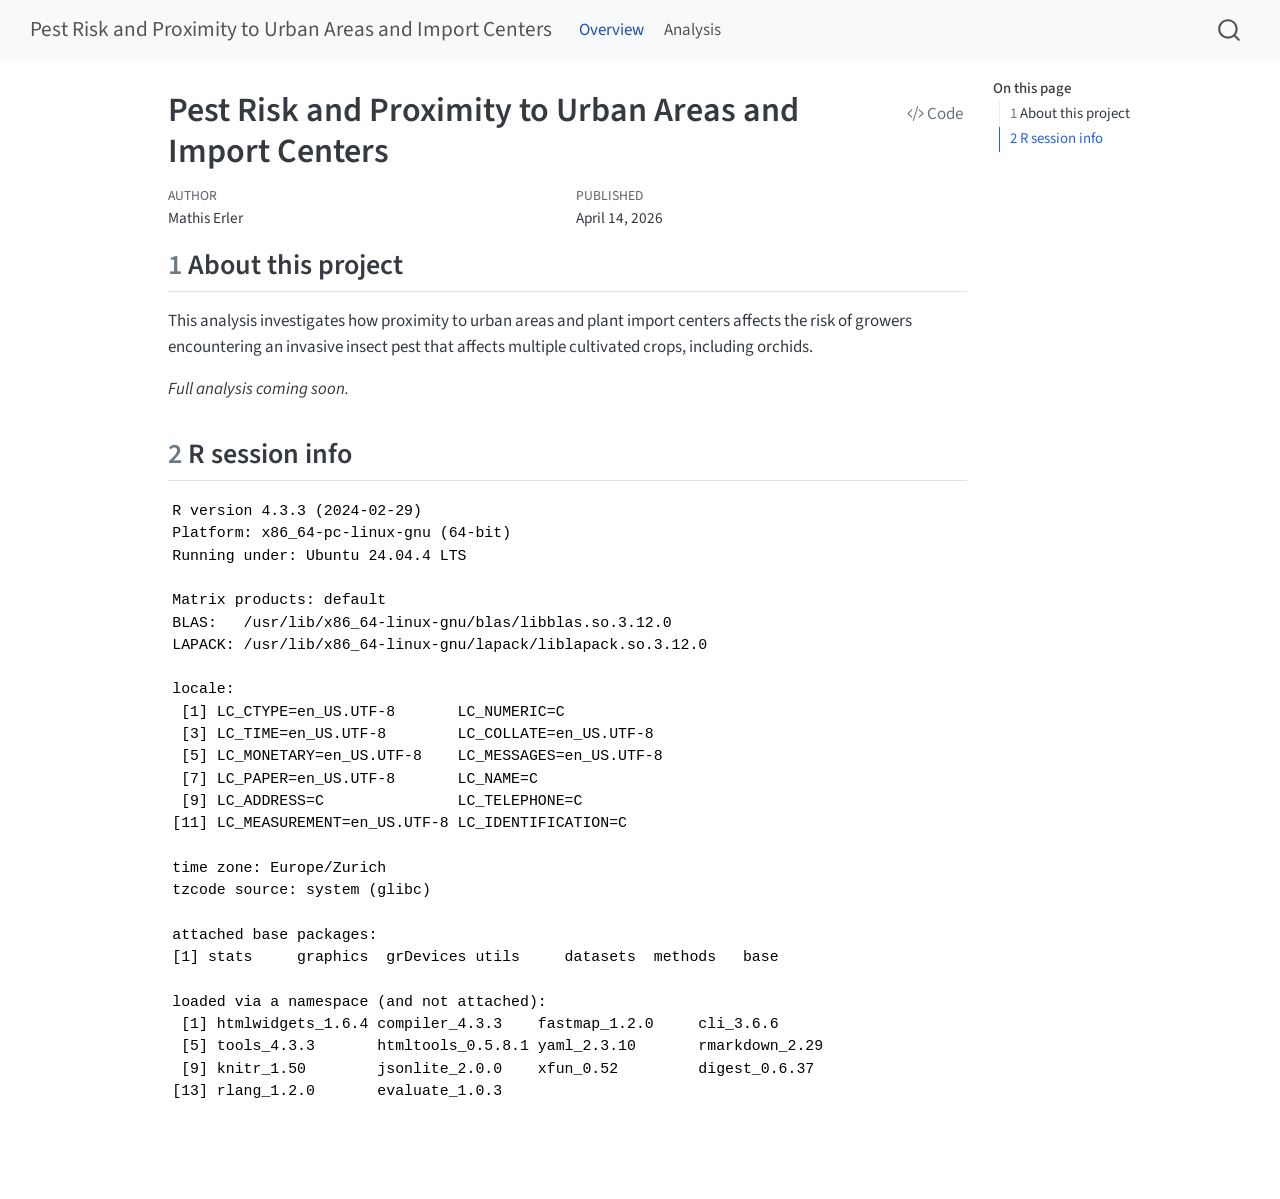
<file: docs/index.html>
<!DOCTYPE html>
<html xmlns="http://www.w3.org/1999/xhtml" lang="en" xml:lang="en"><head>

<meta charset="utf-8">
<meta name="generator" content="quarto-1.9.37">

<meta name="viewport" content="width=device-width, initial-scale=1.0, user-scalable=yes">

<meta name="author" content="Mathis Erler">
<meta name="dcterms.date" content="2026-04-14">

<title>Pest Risk and Proximity to Urban Areas and Import Centers</title>
<style>
/* Default styles provided by pandoc.
** See https://pandoc.org/MANUAL.html#variables-for-html for config info.
*/
code{white-space: pre-wrap;}
span.smallcaps{font-variant: small-caps;}
div.columns{display: flex; gap: min(4vw, 1.5em);}
div.column{flex: auto; overflow-x: auto;}
div.hanging-indent{margin-left: 1.5em; text-indent: -1.5em;}
ul.task-list{list-style: none;}
ul.task-list li input[type="checkbox"] {
  width: 0.8em;
  margin: 0 0.8em 0.2em -1em; /* quarto-specific, see https://github.com/quarto-dev/quarto-cli/issues/4556 */ 
  vertical-align: middle;
}
/* CSS for syntax highlighting */
html { -webkit-text-size-adjust: 100%; }
pre > code.sourceCode { white-space: pre; position: relative; }
pre > code.sourceCode > span { display: inline-block; line-height: 1.25; }
pre > code.sourceCode > span:empty { height: 1.2em; }
.sourceCode { overflow: visible; }
code.sourceCode > span { color: inherit; text-decoration: inherit; }
div.sourceCode { margin: 1em 0; }
pre.sourceCode { margin: 0; }
@media screen {
div.sourceCode { overflow: auto; }
}
@media print {
pre > code.sourceCode { white-space: pre-wrap; }
pre > code.sourceCode > span { text-indent: -5em; padding-left: 5em; }
}
pre.numberSource code
  { counter-reset: source-line 0; }
pre.numberSource code > span
  { position: relative; left: -4em; counter-increment: source-line; }
pre.numberSource code > span > a:first-child::before
  { content: counter(source-line);
    position: relative; left: -1em; text-align: right; vertical-align: baseline;
    border: none; display: inline-block;
    -webkit-touch-callout: none; -webkit-user-select: none;
    -khtml-user-select: none; -moz-user-select: none;
    -ms-user-select: none; user-select: none;
    padding: 0 4px; width: 4em;
  }
pre.numberSource { margin-left: 3em;  padding-left: 4px; }
div.sourceCode
  {   }
@media screen {
pre > code.sourceCode > span > a:first-child::before { text-decoration: underline; }
}
</style>


<script src="site_libs/quarto-nav/quarto-nav.js"></script>
<script src="site_libs/quarto-nav/headroom.min.js"></script>
<script src="site_libs/clipboard/clipboard.min.js"></script>
<script src="site_libs/quarto-search/autocomplete.umd.js"></script>
<script src="site_libs/quarto-search/fuse.min.js"></script>
<script src="site_libs/quarto-search/quarto-search.js"></script>
<meta name="quarto:offset" content="./">
<script src="site_libs/quarto-html/quarto.js" type="module"></script>
<script src="site_libs/quarto-html/tabsets/tabsets.js" type="module"></script>
<script src="site_libs/quarto-html/popper.min.js"></script>
<script src="site_libs/quarto-html/tippy.umd.min.js"></script>
<script src="site_libs/quarto-html/anchor.min.js"></script>
<link href="site_libs/quarto-html/tippy.css" rel="stylesheet">
<link href="site_libs/quarto-html/quarto-syntax-highlighting-7f8f88aac4f3542376d5c11b86a4c14d.css" rel="stylesheet" id="quarto-text-highlighting-styles">
<script src="site_libs/bootstrap/bootstrap.min.js"></script>
<link href="site_libs/bootstrap/bootstrap-icons.css" rel="stylesheet">
<link href="site_libs/bootstrap/bootstrap-89546069f40c7323d700a986ea69f7ab.min.css" rel="stylesheet" append-hash="true" id="quarto-bootstrap" data-mode="light">
<script id="quarto-search-options" type="application/json">{
  "location": "navbar",
  "copy-button": false,
  "collapse-after": 3,
  "panel-placement": "end",
  "type": "overlay",
  "limit": 50,
  "keyboard-shortcut": [
    "f",
    "/",
    "s"
  ],
  "show-item-context": false,
  "language": {
    "search-no-results-text": "No results",
    "search-matching-documents-text": "matching documents",
    "search-copy-link-title": "Copy link to search",
    "search-hide-matches-text": "Hide additional matches",
    "search-more-match-text": "more match in this document",
    "search-more-matches-text": "more matches in this document",
    "search-clear-button-title": "Clear",
    "search-text-placeholder": "",
    "search-detached-cancel-button-title": "Cancel",
    "search-submit-button-title": "Submit",
    "search-label": "Search"
  }
}</script>


</head>

<body class="nav-fixed quarto-light">

<div id="quarto-search-results"></div>
  <header id="quarto-header" class="headroom fixed-top">
    <nav class="navbar navbar-expand-lg " data-bs-theme="dark">
      <div class="navbar-container container-fluid">
      <div class="navbar-brand-container mx-auto">
    <a class="navbar-brand" href="./index.html">
    <span class="navbar-title">Pest Risk and Proximity to Urban Areas and Import Centers</span>
    </a>
  </div>
            <div id="quarto-search" class="" title="Search"></div>
          <button class="navbar-toggler" type="button" data-bs-toggle="collapse" data-bs-target="#navbarCollapse" aria-controls="navbarCollapse" role="menu" aria-expanded="false" aria-label="Toggle navigation" onclick="if (window.quartoToggleHeadroom) { window.quartoToggleHeadroom(); }">
  <span class="navbar-toggler-icon"></span>
</button>
          <div class="collapse navbar-collapse" id="navbarCollapse">
            <ul class="navbar-nav navbar-nav-scroll me-auto">
  <li class="nav-item">
    <a class="nav-link active" href="./index.html" aria-current="page"> 
<span class="menu-text">Overview</span></a>
  </li>  
  <li class="nav-item">
    <a class="nav-link" href="./scripts/analysis.html"> 
<span class="menu-text">Analysis</span></a>
  </li>  
</ul>
          </div> <!-- /navcollapse -->
            <div class="quarto-navbar-tools">
</div>
      </div> <!-- /container-fluid -->
    </nav>
</header>
<!-- content -->
<div id="quarto-content" class="quarto-container page-columns page-rows-contents page-layout-article page-navbar">
<!-- sidebar -->
<!-- margin-sidebar -->
    <div id="quarto-margin-sidebar" class="sidebar margin-sidebar">
        <nav id="TOC" role="doc-toc" class="toc-active">
    <h2 id="toc-title">On this page</h2>
   
  <ul>
  <li><a href="#about-this-project" id="toc-about-this-project" class="nav-link active" data-scroll-target="#about-this-project"><span class="header-section-number">1</span> About this project</a></li>
  <li><a href="#r-session-info" id="toc-r-session-info" class="nav-link" data-scroll-target="#r-session-info"><span class="header-section-number">2</span> R session info</a></li>
  </ul>
</nav>
    </div>
<!-- main -->
<main class="content" id="quarto-document-content">

<header id="title-block-header" class="quarto-title-block default">
<div class="quarto-title">
<div class="quarto-title-block"><div><h1 class="title">Pest Risk and Proximity to Urban Areas and Import Centers</h1><button type="button" class="btn code-tools-button" id="quarto-code-tools-source"><i class="bi"></i> Code</button></div></div>
</div>



<div class="quarto-title-meta">

    <div>
    <div class="quarto-title-meta-heading">Author</div>
    <div class="quarto-title-meta-contents">
             <p>Mathis Erler </p>
          </div>
  </div>
    
    <div>
    <div class="quarto-title-meta-heading">Published</div>
    <div class="quarto-title-meta-contents">
      <p class="date">April 14, 2026</p>
    </div>
  </div>
  
    
  </div>
  


</header>


<section id="about-this-project" class="level2" data-number="1">
<h2 data-number="1" class="anchored" data-anchor-id="about-this-project"><span class="header-section-number">1</span> About this project</h2>
<p>This analysis investigates how proximity to urban areas and plant import centers affects the risk of growers encountering an invasive insect pest that affects multiple cultivated crops, including orchids.</p>
<p><em>Full analysis coming soon.</em></p>
</section>
<section id="r-session-info" class="level2" data-number="2">
<h2 data-number="2" class="anchored" data-anchor-id="r-session-info"><span class="header-section-number">2</span> R session info</h2>
<div class="cell">
<div class="cell-output cell-output-stdout">
<pre><code>R version 4.3.3 (2024-02-29)
Platform: x86_64-pc-linux-gnu (64-bit)
Running under: Ubuntu 24.04.4 LTS

Matrix products: default
BLAS:   /usr/lib/x86_64-linux-gnu/blas/libblas.so.3.12.0 
LAPACK: /usr/lib/x86_64-linux-gnu/lapack/liblapack.so.3.12.0

locale:
 [1] LC_CTYPE=en_US.UTF-8       LC_NUMERIC=C              
 [3] LC_TIME=en_US.UTF-8        LC_COLLATE=en_US.UTF-8    
 [5] LC_MONETARY=en_US.UTF-8    LC_MESSAGES=en_US.UTF-8   
 [7] LC_PAPER=en_US.UTF-8       LC_NAME=C                 
 [9] LC_ADDRESS=C               LC_TELEPHONE=C            
[11] LC_MEASUREMENT=en_US.UTF-8 LC_IDENTIFICATION=C       

time zone: Europe/Zurich
tzcode source: system (glibc)

attached base packages:
[1] stats     graphics  grDevices utils     datasets  methods   base     

loaded via a namespace (and not attached):
 [1] htmlwidgets_1.6.4 compiler_4.3.3    fastmap_1.2.0     cli_3.6.6        
 [5] tools_4.3.3       htmltools_0.5.8.1 yaml_2.3.10       rmarkdown_2.29   
 [9] knitr_1.50        jsonlite_2.0.0    xfun_0.52         digest_0.6.37    
[13] rlang_1.2.0       evaluate_1.0.3   </code></pre>
</div>
</div>


<!-- -->

</section>

</main> <!-- /main -->
<script id="quarto-html-after-body" type="application/javascript">
  window.document.addEventListener("DOMContentLoaded", function (event) {
    const icon = "";
    const anchorJS = new window.AnchorJS();
    anchorJS.options = {
      placement: 'right',
      icon: icon
    };
    anchorJS.add('.anchored');
    const isCodeAnnotation = (el) => {
      for (const clz of el.classList) {
        if (clz.startsWith('code-annotation-')) {                     
          return true;
        }
      }
      return false;
    }
    const onCopySuccess = function(e) {
      // button target
      const button = e.trigger;
      // don't keep focus
      button.blur();
      // flash "checked"
      button.classList.add('code-copy-button-checked');
      var currentTitle = button.getAttribute("title");
      button.setAttribute("title", "Copied!");
      let tooltip;
      if (window.bootstrap) {
        button.setAttribute("data-bs-toggle", "tooltip");
        button.setAttribute("data-bs-placement", "left");
        button.setAttribute("data-bs-title", "Copied!");
        tooltip = new bootstrap.Tooltip(button, 
          { trigger: "manual", 
            customClass: "code-copy-button-tooltip",
            offset: [0, -8]});
        tooltip.show();    
      }
      setTimeout(function() {
        if (tooltip) {
          tooltip.hide();
          button.removeAttribute("data-bs-title");
          button.removeAttribute("data-bs-toggle");
          button.removeAttribute("data-bs-placement");
        }
        button.setAttribute("title", currentTitle);
        button.classList.remove('code-copy-button-checked');
      }, 1000);
      // clear code selection
      e.clearSelection();
    }
    const getTextToCopy = function(trigger) {
      const outerScaffold = trigger.parentElement.cloneNode(true);
      const codeEl = outerScaffold.querySelector('code');
      for (const childEl of codeEl.children) {
        if (isCodeAnnotation(childEl)) {
          childEl.remove();
        }
      }
      return codeEl.innerText;
    }
    const clipboard = new window.ClipboardJS('.code-copy-button:not([data-in-quarto-modal])', {
      text: getTextToCopy
    });
    clipboard.on('success', onCopySuccess);
    if (window.document.getElementById('quarto-embedded-source-code-modal')) {
      const clipboardModal = new window.ClipboardJS('.code-copy-button[data-in-quarto-modal]', {
        text: getTextToCopy,
        container: window.document.getElementById('quarto-embedded-source-code-modal')
      });
      clipboardModal.on('success', onCopySuccess);
    }
    const viewSource = window.document.getElementById('quarto-view-source') ||
                       window.document.getElementById('quarto-code-tools-source');
    if (viewSource) {
      const sourceUrl = viewSource.getAttribute("data-quarto-source-url");
      viewSource.addEventListener("click", function(e) {
        if (sourceUrl) {
          // rstudio viewer pane
          if (/\bcapabilities=\b/.test(window.location)) {
            window.open(sourceUrl);
          } else {
            window.location.href = sourceUrl;
          }
        } else {
          const modal = new bootstrap.Modal(document.getElementById('quarto-embedded-source-code-modal'));
          modal.show();
        }
        return false;
      });
    }
    function toggleCodeHandler(show) {
      return function(e) {
        const detailsSrc = window.document.querySelectorAll(".cell > details > .sourceCode");
        for (let i=0; i<detailsSrc.length; i++) {
          const details = detailsSrc[i].parentElement;
          if (show) {
            details.open = true;
          } else {
            details.removeAttribute("open");
          }
        }
        const cellCodeDivs = window.document.querySelectorAll(".cell > .sourceCode");
        const fromCls = show ? "hidden" : "unhidden";
        const toCls = show ? "unhidden" : "hidden";
        for (let i=0; i<cellCodeDivs.length; i++) {
          const codeDiv = cellCodeDivs[i];
          if (codeDiv.classList.contains(fromCls)) {
            codeDiv.classList.remove(fromCls);
            codeDiv.classList.add(toCls);
          } 
        }
        return false;
      }
    }
    const hideAllCode = window.document.getElementById("quarto-hide-all-code");
    if (hideAllCode) {
      hideAllCode.addEventListener("click", toggleCodeHandler(false));
    }
    const showAllCode = window.document.getElementById("quarto-show-all-code");
    if (showAllCode) {
      showAllCode.addEventListener("click", toggleCodeHandler(true));
    }
      var localhostRegex = new RegExp(/^(?:http|https):\/\/localhost\:?[0-9]*\//);
      var mailtoRegex = new RegExp(/^mailto:/);
        var filterRegex = new RegExp('/' + window.location.host + '/');
      var isInternal = (href) => {
          return filterRegex.test(href) || localhostRegex.test(href) || mailtoRegex.test(href);
      }
      // Inspect non-navigation links and adorn them if external
     var links = window.document.querySelectorAll('a[href]:not(.nav-link):not(.navbar-brand):not(.toc-action):not(.sidebar-link):not(.sidebar-item-toggle):not(.pagination-link):not(.no-external):not([aria-hidden]):not(.dropdown-item):not(.quarto-navigation-tool):not(.about-link)');
      for (var i=0; i<links.length; i++) {
        const link = links[i];
        if (!isInternal(link.href)) {
          // undo the damage that might have been done by quarto-nav.js in the case of
          // links that we want to consider external
          if (link.dataset.originalHref !== undefined) {
            link.href = link.dataset.originalHref;
          }
        }
      }
    function tippyHover(el, contentFn, onTriggerFn, onUntriggerFn) {
      const config = {
        allowHTML: true,
        maxWidth: 500,
        delay: 100,
        arrow: false,
        appendTo: function(el) {
            return el.parentElement;
        },
        interactive: true,
        interactiveBorder: 10,
        theme: 'quarto',
        placement: 'bottom-start',
      };
      if (contentFn) {
        config.content = contentFn;
      }
      if (onTriggerFn) {
        config.onTrigger = onTriggerFn;
      }
      if (onUntriggerFn) {
        config.onUntrigger = onUntriggerFn;
      }
      window.tippy(el, config); 
    }
    const noterefs = window.document.querySelectorAll('a[role="doc-noteref"]');
    for (var i=0; i<noterefs.length; i++) {
      const ref = noterefs[i];
      tippyHover(ref, function() {
        // use id or data attribute instead here
        let href = ref.getAttribute('data-footnote-href') || ref.getAttribute('href');
        try { href = new URL(href).hash; } catch {}
        const id = href.replace(/^#\/?/, "");
        const note = window.document.getElementById(id);
        if (note) {
          return note.innerHTML;
        } else {
          return "";
        }
      });
    }
    const xrefs = window.document.querySelectorAll('a.quarto-xref');
    const processXRef = (id, note) => {
      // Strip column container classes
      const stripColumnClz = (el) => {
        el.classList.remove("page-full", "page-columns");
        if (el.children) {
          for (const child of el.children) {
            stripColumnClz(child);
          }
        }
      }
      stripColumnClz(note)
      if (id === null || id.startsWith('sec-')) {
        // Special case sections, only their first couple elements
        const container = document.createElement("div");
        if (note.children && note.children.length > 2) {
          container.appendChild(note.children[0].cloneNode(true));
          for (let i = 1; i < note.children.length; i++) {
            const child = note.children[i];
            if (child.tagName === "P" && child.innerText === "") {
              continue;
            } else {
              container.appendChild(child.cloneNode(true));
              break;
            }
          }
          if (window.Quarto?.typesetMath) {
            window.Quarto.typesetMath(container);
          }
          return container.innerHTML
        } else {
          if (window.Quarto?.typesetMath) {
            window.Quarto.typesetMath(note);
          }
          return note.innerHTML;
        }
      } else {
        // Remove any anchor links if they are present
        const anchorLink = note.querySelector('a.anchorjs-link');
        if (anchorLink) {
          anchorLink.remove();
        }
        if (window.Quarto?.typesetMath) {
          window.Quarto.typesetMath(note);
        }
        if (note.classList.contains("callout")) {
          return note.outerHTML;
        } else {
          return note.innerHTML;
        }
      }
    }
    for (var i=0; i<xrefs.length; i++) {
      const xref = xrefs[i];
      tippyHover(xref, undefined, function(instance) {
        instance.disable();
        let url = xref.getAttribute('href');
        let hash = undefined; 
        if (url.startsWith('#')) {
          hash = url;
        } else {
          try { hash = new URL(url).hash; } catch {}
        }
        if (hash) {
          const id = hash.replace(/^#\/?/, "");
          const note = window.document.getElementById(id);
          if (note !== null) {
            try {
              const html = processXRef(id, note.cloneNode(true));
              instance.setContent(html);
            } finally {
              instance.enable();
              instance.show();
            }
          } else {
            // See if we can fetch this
            fetch(url.split('#')[0])
            .then(res => res.text())
            .then(html => {
              const parser = new DOMParser();
              const htmlDoc = parser.parseFromString(html, "text/html");
              const note = htmlDoc.getElementById(id);
              if (note !== null) {
                const html = processXRef(id, note);
                instance.setContent(html);
              } 
            }).finally(() => {
              instance.enable();
              instance.show();
            });
          }
        } else {
          // See if we can fetch a full url (with no hash to target)
          // This is a special case and we should probably do some content thinning / targeting
          fetch(url)
          .then(res => res.text())
          .then(html => {
            const parser = new DOMParser();
            const htmlDoc = parser.parseFromString(html, "text/html");
            const note = htmlDoc.querySelector('main.content');
            if (note !== null) {
              // This should only happen for chapter cross references
              // (since there is no id in the URL)
              // remove the first header
              if (note.children.length > 0 && note.children[0].tagName === "HEADER") {
                note.children[0].remove();
              }
              const html = processXRef(null, note);
              instance.setContent(html);
            } 
          }).finally(() => {
            instance.enable();
            instance.show();
          });
        }
      }, function(instance) {
      });
    }
        let selectedAnnoteEl;
        const selectorForAnnotation = ( cell, annotation) => {
          let cellAttr = 'data-code-cell="' + cell + '"';
          let lineAttr = 'data-code-annotation="' +  annotation + '"';
          const selector = 'span[' + cellAttr + '][' + lineAttr + ']';
          return selector;
        }
        const selectCodeLines = (annoteEl) => {
          const doc = window.document;
          const targetCell = annoteEl.getAttribute("data-target-cell");
          const targetAnnotation = annoteEl.getAttribute("data-target-annotation");
          const annoteSpan = window.document.querySelector(selectorForAnnotation(targetCell, targetAnnotation));
          const lines = annoteSpan.getAttribute("data-code-lines").split(",");
          const lineIds = lines.map((line) => {
            return targetCell + "-" + line;
          })
          let top = null;
          let height = null;
          let parent = null;
          if (lineIds.length > 0) {
              //compute the position of the single el (top and bottom and make a div)
              const el = window.document.getElementById(lineIds[0]);
              top = el.offsetTop;
              height = el.offsetHeight;
              parent = el.parentElement.parentElement;
            if (lineIds.length > 1) {
              const lastEl = window.document.getElementById(lineIds[lineIds.length - 1]);
              const bottom = lastEl.offsetTop + lastEl.offsetHeight;
              height = bottom - top;
            }
            if (top !== null && height !== null && parent !== null) {
              // cook up a div (if necessary) and position it 
              let div = window.document.getElementById("code-annotation-line-highlight");
              if (div === null) {
                div = window.document.createElement("div");
                div.setAttribute("id", "code-annotation-line-highlight");
                div.style.position = 'absolute';
                parent.appendChild(div);
              }
              div.style.top = top - 2 + "px";
              div.style.height = height + 4 + "px";
              div.style.left = 0;
              let gutterDiv = window.document.getElementById("code-annotation-line-highlight-gutter");
              if (gutterDiv === null) {
                gutterDiv = window.document.createElement("div");
                gutterDiv.setAttribute("id", "code-annotation-line-highlight-gutter");
                gutterDiv.style.position = 'absolute';
                const codeCell = window.document.getElementById(targetCell);
                const gutter = codeCell.querySelector('.code-annotation-gutter');
                gutter.appendChild(gutterDiv);
              }
              gutterDiv.style.top = top - 2 + "px";
              gutterDiv.style.height = height + 4 + "px";
            }
            selectedAnnoteEl = annoteEl;
          }
        };
        const unselectCodeLines = () => {
          const elementsIds = ["code-annotation-line-highlight", "code-annotation-line-highlight-gutter"];
          elementsIds.forEach((elId) => {
            const div = window.document.getElementById(elId);
            if (div) {
              div.remove();
            }
          });
          selectedAnnoteEl = undefined;
        };
          // Handle positioning of the toggle
      window.addEventListener(
        "resize",
        throttle(() => {
          elRect = undefined;
          if (selectedAnnoteEl) {
            selectCodeLines(selectedAnnoteEl);
          }
        }, 10)
      );
      function throttle(fn, ms) {
      let throttle = false;
      let timer;
        return (...args) => {
          if(!throttle) { // first call gets through
              fn.apply(this, args);
              throttle = true;
          } else { // all the others get throttled
              if(timer) clearTimeout(timer); // cancel #2
              timer = setTimeout(() => {
                fn.apply(this, args);
                timer = throttle = false;
              }, ms);
          }
        };
      }
        // Attach click handler to the DT
        const annoteDls = window.document.querySelectorAll('dt[data-target-cell]');
        for (const annoteDlNode of annoteDls) {
          annoteDlNode.addEventListener('click', (event) => {
            const clickedEl = event.target;
            if (clickedEl !== selectedAnnoteEl) {
              unselectCodeLines();
              const activeEl = window.document.querySelector('dt[data-target-cell].code-annotation-active');
              if (activeEl) {
                activeEl.classList.remove('code-annotation-active');
              }
              selectCodeLines(clickedEl);
              clickedEl.classList.add('code-annotation-active');
            } else {
              // Unselect the line
              unselectCodeLines();
              clickedEl.classList.remove('code-annotation-active');
            }
          });
        }
    const findCites = (el) => {
      const parentEl = el.parentElement;
      if (parentEl) {
        const cites = parentEl.dataset.cites;
        if (cites) {
          return {
            el,
            cites: cites.split(' ')
          };
        } else {
          return findCites(el.parentElement)
        }
      } else {
        return undefined;
      }
    };
    var bibliorefs = window.document.querySelectorAll('a[role="doc-biblioref"]');
    for (var i=0; i<bibliorefs.length; i++) {
      const ref = bibliorefs[i];
      const citeInfo = findCites(ref);
      if (citeInfo) {
        tippyHover(citeInfo.el, function() {
          var popup = window.document.createElement('div');
          citeInfo.cites.forEach(function(cite) {
            var citeDiv = window.document.createElement('div');
            citeDiv.classList.add('hanging-indent');
            citeDiv.classList.add('csl-entry');
            var biblioDiv = window.document.getElementById('ref-' + cite);
            if (biblioDiv) {
              citeDiv.innerHTML = biblioDiv.innerHTML;
            }
            popup.appendChild(citeDiv);
          });
          return popup.innerHTML;
        });
      }
    }
  });
  </script><div class="modal fade" id="quarto-embedded-source-code-modal" tabindex="-1" aria-labelledby="quarto-embedded-source-code-modal-label" aria-hidden="true"><div class="modal-dialog modal-dialog-scrollable"><div class="modal-content"><div class="modal-header"><h5 class="modal-title" id="quarto-embedded-source-code-modal-label">Source Code</h5><button class="btn-close" data-bs-dismiss="modal"></button></div><div class="modal-body"><div class="">
<div class="code-copy-outer-scaffold"><div class="sourceCode" id="cb2" data-shortcodes="false"><pre class="sourceCode markdown code-with-copy"><code class="sourceCode markdown"><span id="cb2-1"><a href="#cb2-1" aria-hidden="true" tabindex="-1"></a><span class="co">---</span></span>
<span id="cb2-2"><a href="#cb2-2" aria-hidden="true" tabindex="-1"></a><span class="an">title:</span><span class="co"> "Pest Risk and Proximity to Urban Areas and Import Centers"</span></span>
<span id="cb2-3"><a href="#cb2-3" aria-hidden="true" tabindex="-1"></a><span class="an">author:</span><span class="co"> "Mathis Erler"</span></span>
<span id="cb2-4"><a href="#cb2-4" aria-hidden="true" tabindex="-1"></a><span class="an">date:</span><span class="co"> today</span></span>
<span id="cb2-5"><a href="#cb2-5" aria-hidden="true" tabindex="-1"></a><span class="co">---</span></span>
<span id="cb2-6"><a href="#cb2-6" aria-hidden="true" tabindex="-1"></a></span>
<span id="cb2-7"><a href="#cb2-7" aria-hidden="true" tabindex="-1"></a><span class="fu">## About this project</span></span>
<span id="cb2-8"><a href="#cb2-8" aria-hidden="true" tabindex="-1"></a></span>
<span id="cb2-9"><a href="#cb2-9" aria-hidden="true" tabindex="-1"></a>This analysis investigates how proximity to urban areas and plant import</span>
<span id="cb2-10"><a href="#cb2-10" aria-hidden="true" tabindex="-1"></a>centers affects the risk of growers encountering an invasive insect pest</span>
<span id="cb2-11"><a href="#cb2-11" aria-hidden="true" tabindex="-1"></a>that affects multiple cultivated crops, including orchids.</span>
<span id="cb2-12"><a href="#cb2-12" aria-hidden="true" tabindex="-1"></a></span>
<span id="cb2-13"><a href="#cb2-13" aria-hidden="true" tabindex="-1"></a>*Full analysis coming soon.*</span>
<span id="cb2-14"><a href="#cb2-14" aria-hidden="true" tabindex="-1"></a></span>
<span id="cb2-15"><a href="#cb2-15" aria-hidden="true" tabindex="-1"></a><span class="fu">## R session info</span></span>
<span id="cb2-16"><a href="#cb2-16" aria-hidden="true" tabindex="-1"></a></span>
<span id="cb2-19"><a href="#cb2-19" aria-hidden="true" tabindex="-1"></a><span class="in">```{r}</span></span>
<span id="cb2-20"><a href="#cb2-20" aria-hidden="true" tabindex="-1"></a><span class="co">#| label: session-info</span></span>
<span id="cb2-21"><a href="#cb2-21" aria-hidden="true" tabindex="-1"></a><span class="co">#| echo: false</span></span>
<span id="cb2-22"><a href="#cb2-22" aria-hidden="true" tabindex="-1"></a></span>
<span id="cb2-23"><a href="#cb2-23" aria-hidden="true" tabindex="-1"></a><span class="fu">sessionInfo</span>()</span>
<span id="cb2-24"><a href="#cb2-24" aria-hidden="true" tabindex="-1"></a><span class="in">```</span></span>
</code></pre></div><button title="Copy to Clipboard" class="code-copy-button" data-in-quarto-modal=""><i class="bi"></i></button></div>
</div></div></div></div></div>
</div> <!-- /content -->




</body></html>
</file>
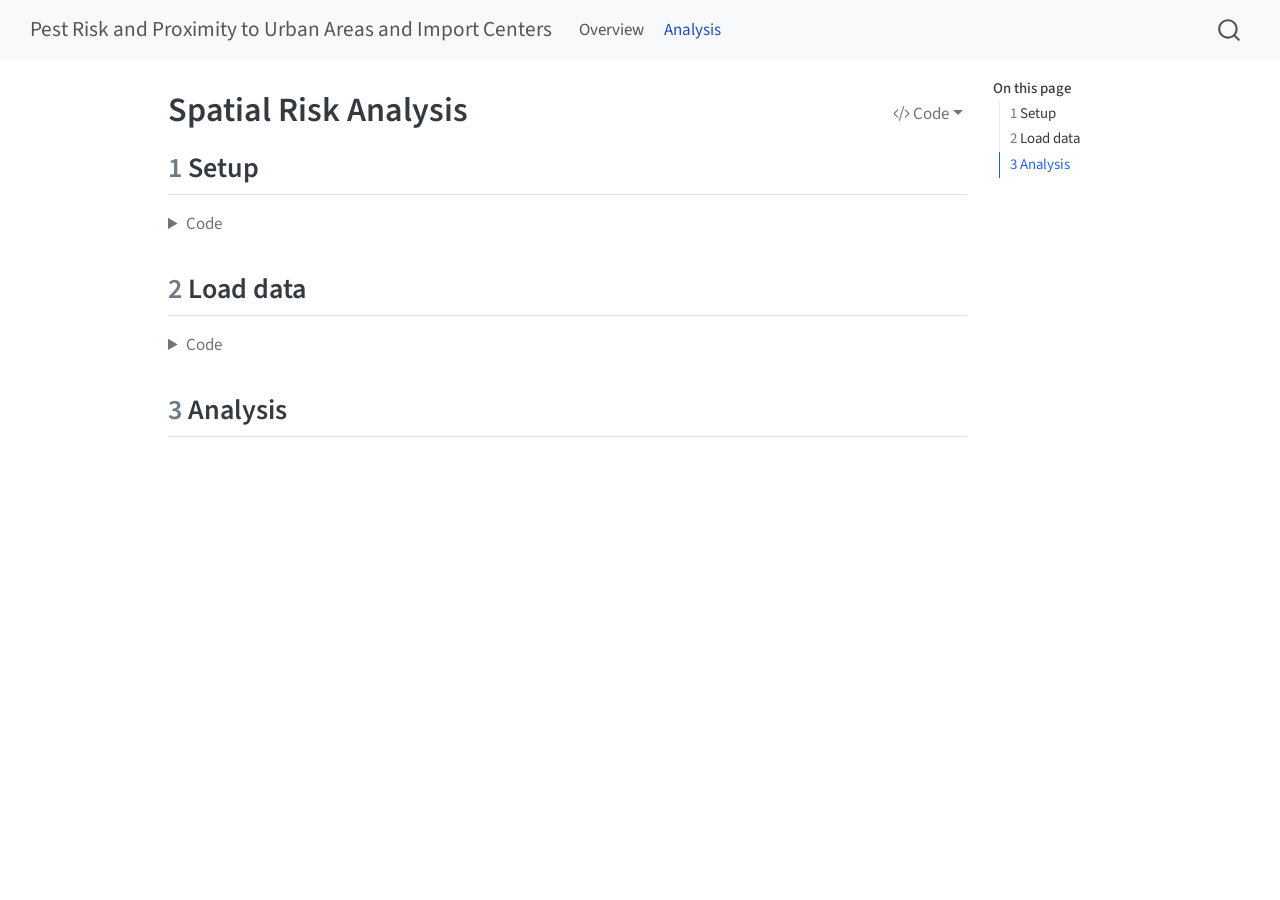
<file: docs/scripts/analysis.html>
<!DOCTYPE html>
<html xmlns="http://www.w3.org/1999/xhtml" lang="en" xml:lang="en"><head>

<meta charset="utf-8">
<meta name="generator" content="quarto-1.9.37">

<meta name="viewport" content="width=device-width, initial-scale=1.0, user-scalable=yes">


<title>Spatial Risk Analysis – Pest Risk and Proximity to Urban Areas and Import Centers</title>
<style>
/* Default styles provided by pandoc.
** See https://pandoc.org/MANUAL.html#variables-for-html for config info.
*/
code{white-space: pre-wrap;}
span.smallcaps{font-variant: small-caps;}
div.columns{display: flex; gap: min(4vw, 1.5em);}
div.column{flex: auto; overflow-x: auto;}
div.hanging-indent{margin-left: 1.5em; text-indent: -1.5em;}
ul.task-list{list-style: none;}
ul.task-list li input[type="checkbox"] {
  width: 0.8em;
  margin: 0 0.8em 0.2em -1em; /* quarto-specific, see https://github.com/quarto-dev/quarto-cli/issues/4556 */ 
  vertical-align: middle;
}
/* CSS for syntax highlighting */
html { -webkit-text-size-adjust: 100%; }
pre > code.sourceCode { white-space: pre; position: relative; }
pre > code.sourceCode > span { display: inline-block; line-height: 1.25; }
pre > code.sourceCode > span:empty { height: 1.2em; }
.sourceCode { overflow: visible; }
code.sourceCode > span { color: inherit; text-decoration: inherit; }
div.sourceCode { margin: 1em 0; }
pre.sourceCode { margin: 0; }
@media screen {
div.sourceCode { overflow: auto; }
}
@media print {
pre > code.sourceCode { white-space: pre-wrap; }
pre > code.sourceCode > span { text-indent: -5em; padding-left: 5em; }
}
pre.numberSource code
  { counter-reset: source-line 0; }
pre.numberSource code > span
  { position: relative; left: -4em; counter-increment: source-line; }
pre.numberSource code > span > a:first-child::before
  { content: counter(source-line);
    position: relative; left: -1em; text-align: right; vertical-align: baseline;
    border: none; display: inline-block;
    -webkit-touch-callout: none; -webkit-user-select: none;
    -khtml-user-select: none; -moz-user-select: none;
    -ms-user-select: none; user-select: none;
    padding: 0 4px; width: 4em;
  }
pre.numberSource { margin-left: 3em;  padding-left: 4px; }
div.sourceCode
  {   }
@media screen {
pre > code.sourceCode > span > a:first-child::before { text-decoration: underline; }
}
</style>


<script src="../site_libs/quarto-nav/quarto-nav.js"></script>
<script src="../site_libs/quarto-nav/headroom.min.js"></script>
<script src="../site_libs/clipboard/clipboard.min.js"></script>
<script src="../site_libs/quarto-search/autocomplete.umd.js"></script>
<script src="../site_libs/quarto-search/fuse.min.js"></script>
<script src="../site_libs/quarto-search/quarto-search.js"></script>
<meta name="quarto:offset" content="../">
<script src="../site_libs/quarto-html/quarto.js" type="module"></script>
<script src="../site_libs/quarto-html/tabsets/tabsets.js" type="module"></script>
<script src="../site_libs/quarto-html/popper.min.js"></script>
<script src="../site_libs/quarto-html/tippy.umd.min.js"></script>
<script src="../site_libs/quarto-html/anchor.min.js"></script>
<link href="../site_libs/quarto-html/tippy.css" rel="stylesheet">
<link href="../site_libs/quarto-html/quarto-syntax-highlighting-7f8f88aac4f3542376d5c11b86a4c14d.css" rel="stylesheet" id="quarto-text-highlighting-styles">
<script src="../site_libs/bootstrap/bootstrap.min.js"></script>
<link href="../site_libs/bootstrap/bootstrap-icons.css" rel="stylesheet">
<link href="../site_libs/bootstrap/bootstrap-89546069f40c7323d700a986ea69f7ab.min.css" rel="stylesheet" append-hash="true" id="quarto-bootstrap" data-mode="light">
<script id="quarto-search-options" type="application/json">{
  "location": "navbar",
  "copy-button": false,
  "collapse-after": 3,
  "panel-placement": "end",
  "type": "overlay",
  "limit": 50,
  "keyboard-shortcut": [
    "f",
    "/",
    "s"
  ],
  "show-item-context": false,
  "language": {
    "search-no-results-text": "No results",
    "search-matching-documents-text": "matching documents",
    "search-copy-link-title": "Copy link to search",
    "search-hide-matches-text": "Hide additional matches",
    "search-more-match-text": "more match in this document",
    "search-more-matches-text": "more matches in this document",
    "search-clear-button-title": "Clear",
    "search-text-placeholder": "",
    "search-detached-cancel-button-title": "Cancel",
    "search-submit-button-title": "Submit",
    "search-label": "Search"
  }
}</script>


</head>

<body class="nav-fixed quarto-light">

<div id="quarto-search-results"></div>
  <header id="quarto-header" class="headroom fixed-top">
    <nav class="navbar navbar-expand-lg " data-bs-theme="dark">
      <div class="navbar-container container-fluid">
      <div class="navbar-brand-container mx-auto">
    <a class="navbar-brand" href="../index.html">
    <span class="navbar-title">Pest Risk and Proximity to Urban Areas and Import Centers</span>
    </a>
  </div>
            <div id="quarto-search" class="" title="Search"></div>
          <button class="navbar-toggler" type="button" data-bs-toggle="collapse" data-bs-target="#navbarCollapse" aria-controls="navbarCollapse" role="menu" aria-expanded="false" aria-label="Toggle navigation" onclick="if (window.quartoToggleHeadroom) { window.quartoToggleHeadroom(); }">
  <span class="navbar-toggler-icon"></span>
</button>
          <div class="collapse navbar-collapse" id="navbarCollapse">
            <ul class="navbar-nav navbar-nav-scroll me-auto">
  <li class="nav-item">
    <a class="nav-link" href="../index.html"> 
<span class="menu-text">Overview</span></a>
  </li>  
  <li class="nav-item">
    <a class="nav-link active" href="../scripts/analysis.html" aria-current="page"> 
<span class="menu-text">Analysis</span></a>
  </li>  
</ul>
          </div> <!-- /navcollapse -->
            <div class="quarto-navbar-tools">
</div>
      </div> <!-- /container-fluid -->
    </nav>
</header>
<!-- content -->
<div id="quarto-content" class="quarto-container page-columns page-rows-contents page-layout-article page-navbar">
<!-- sidebar -->
<!-- margin-sidebar -->
    <div id="quarto-margin-sidebar" class="sidebar margin-sidebar">
        <nav id="TOC" role="doc-toc" class="toc-active">
    <h2 id="toc-title">On this page</h2>
   
  <ul>
  <li><a href="#setup" id="toc-setup" class="nav-link active" data-scroll-target="#setup"><span class="header-section-number">1</span> Setup</a></li>
  <li><a href="#load-data" id="toc-load-data" class="nav-link" data-scroll-target="#load-data"><span class="header-section-number">2</span> Load data</a></li>
  <li><a href="#analysis" id="toc-analysis" class="nav-link" data-scroll-target="#analysis"><span class="header-section-number">3</span> Analysis</a></li>
  </ul>
</nav>
    </div>
<!-- main -->
<main class="content" id="quarto-document-content">

<header id="title-block-header" class="quarto-title-block default">
<div class="quarto-title">
<div class="quarto-title-block"><div><h1 class="title">Spatial Risk Analysis</h1><button type="button" class="btn code-tools-button dropdown-toggle" id="quarto-code-tools-menu" data-bs-toggle="dropdown" aria-expanded="false"><i class="bi"></i> Code</button><ul class="dropdown-menu dropdown-menu-end" aria-labelelledby="quarto-code-tools-menu"><li><a id="quarto-show-all-code" class="dropdown-item" href="javascript:void(0)" role="button">Show All Code</a></li><li><a id="quarto-hide-all-code" class="dropdown-item" href="javascript:void(0)" role="button">Hide All Code</a></li><li><hr class="dropdown-divider"></li><li><a id="quarto-view-source" class="dropdown-item" href="javascript:void(0)" role="button">View Source</a></li></ul></div></div>
</div>



<div class="quarto-title-meta">

    
  
    
  </div>
  


</header>


<section id="setup" class="level2" data-number="1">
<h2 data-number="1" class="anchored" data-anchor-id="setup"><span class="header-section-number">1</span> Setup</h2>
<div class="cell">
<details class="code-fold">
<summary>Code</summary>
<div class="code-copy-outer-scaffold"><div class="sourceCode cell-code" id="cb1"><pre class="sourceCode r code-with-copy"><code class="sourceCode r"><span id="cb1-1"><a href="#cb1-1" aria-hidden="true" tabindex="-1"></a><span class="co"># Packages will be loaded here once installed.</span></span>
<span id="cb1-2"><a href="#cb1-2" aria-hidden="true" tabindex="-1"></a><span class="co"># library(tidyverse)</span></span>
<span id="cb1-3"><a href="#cb1-3" aria-hidden="true" tabindex="-1"></a><span class="co"># library(sf)</span></span></code></pre></div><button title="Copy to Clipboard" class="code-copy-button"><i class="bi"></i></button></div>
</details>
</div>
</section>
<section id="load-data" class="level2" data-number="2">
<h2 data-number="2" class="anchored" data-anchor-id="load-data"><span class="header-section-number">2</span> Load data</h2>
<div class="cell">
<details class="code-fold">
<summary>Code</summary>
<div class="code-copy-outer-scaffold"><div class="sourceCode cell-code" id="cb2"><pre class="sourceCode r code-with-copy"><code class="sourceCode r"><span id="cb2-1"><a href="#cb2-1" aria-hidden="true" tabindex="-1"></a><span class="co"># Place raw data files in data/raw/ and load them here.</span></span>
<span id="cb2-2"><a href="#cb2-2" aria-hidden="true" tabindex="-1"></a><span class="co"># Example:</span></span>
<span id="cb2-3"><a href="#cb2-3" aria-hidden="true" tabindex="-1"></a><span class="co"># grower_locations &lt;- read_csv(here::here("data", "raw", "grower_locations.csv"))</span></span>
<span id="cb2-4"><a href="#cb2-4" aria-hidden="true" tabindex="-1"></a><span class="co"># pest_records     &lt;- read_csv(here::here("data", "raw", "pest_records.csv"))</span></span></code></pre></div><button title="Copy to Clipboard" class="code-copy-button"><i class="bi"></i></button></div>
</details>
</div>
</section>
<section id="analysis" class="level2" data-number="3">
<h2 data-number="3" class="anchored" data-anchor-id="analysis"><span class="header-section-number">3</span> Analysis</h2>
<!-- Add spatial analysis steps here. -->


<!-- -->

</section>

</main> <!-- /main -->
<script id="quarto-html-after-body" type="application/javascript">
  window.document.addEventListener("DOMContentLoaded", function (event) {
    const icon = "";
    const anchorJS = new window.AnchorJS();
    anchorJS.options = {
      placement: 'right',
      icon: icon
    };
    anchorJS.add('.anchored');
    const isCodeAnnotation = (el) => {
      for (const clz of el.classList) {
        if (clz.startsWith('code-annotation-')) {                     
          return true;
        }
      }
      return false;
    }
    const onCopySuccess = function(e) {
      // button target
      const button = e.trigger;
      // don't keep focus
      button.blur();
      // flash "checked"
      button.classList.add('code-copy-button-checked');
      var currentTitle = button.getAttribute("title");
      button.setAttribute("title", "Copied!");
      let tooltip;
      if (window.bootstrap) {
        button.setAttribute("data-bs-toggle", "tooltip");
        button.setAttribute("data-bs-placement", "left");
        button.setAttribute("data-bs-title", "Copied!");
        tooltip = new bootstrap.Tooltip(button, 
          { trigger: "manual", 
            customClass: "code-copy-button-tooltip",
            offset: [0, -8]});
        tooltip.show();    
      }
      setTimeout(function() {
        if (tooltip) {
          tooltip.hide();
          button.removeAttribute("data-bs-title");
          button.removeAttribute("data-bs-toggle");
          button.removeAttribute("data-bs-placement");
        }
        button.setAttribute("title", currentTitle);
        button.classList.remove('code-copy-button-checked');
      }, 1000);
      // clear code selection
      e.clearSelection();
    }
    const getTextToCopy = function(trigger) {
      const outerScaffold = trigger.parentElement.cloneNode(true);
      const codeEl = outerScaffold.querySelector('code');
      for (const childEl of codeEl.children) {
        if (isCodeAnnotation(childEl)) {
          childEl.remove();
        }
      }
      return codeEl.innerText;
    }
    const clipboard = new window.ClipboardJS('.code-copy-button:not([data-in-quarto-modal])', {
      text: getTextToCopy
    });
    clipboard.on('success', onCopySuccess);
    if (window.document.getElementById('quarto-embedded-source-code-modal')) {
      const clipboardModal = new window.ClipboardJS('.code-copy-button[data-in-quarto-modal]', {
        text: getTextToCopy,
        container: window.document.getElementById('quarto-embedded-source-code-modal')
      });
      clipboardModal.on('success', onCopySuccess);
    }
    const viewSource = window.document.getElementById('quarto-view-source') ||
                       window.document.getElementById('quarto-code-tools-source');
    if (viewSource) {
      const sourceUrl = viewSource.getAttribute("data-quarto-source-url");
      viewSource.addEventListener("click", function(e) {
        if (sourceUrl) {
          // rstudio viewer pane
          if (/\bcapabilities=\b/.test(window.location)) {
            window.open(sourceUrl);
          } else {
            window.location.href = sourceUrl;
          }
        } else {
          const modal = new bootstrap.Modal(document.getElementById('quarto-embedded-source-code-modal'));
          modal.show();
        }
        return false;
      });
    }
    function toggleCodeHandler(show) {
      return function(e) {
        const detailsSrc = window.document.querySelectorAll(".cell > details > .sourceCode");
        for (let i=0; i<detailsSrc.length; i++) {
          const details = detailsSrc[i].parentElement;
          if (show) {
            details.open = true;
          } else {
            details.removeAttribute("open");
          }
        }
        const cellCodeDivs = window.document.querySelectorAll(".cell > .sourceCode");
        const fromCls = show ? "hidden" : "unhidden";
        const toCls = show ? "unhidden" : "hidden";
        for (let i=0; i<cellCodeDivs.length; i++) {
          const codeDiv = cellCodeDivs[i];
          if (codeDiv.classList.contains(fromCls)) {
            codeDiv.classList.remove(fromCls);
            codeDiv.classList.add(toCls);
          } 
        }
        return false;
      }
    }
    const hideAllCode = window.document.getElementById("quarto-hide-all-code");
    if (hideAllCode) {
      hideAllCode.addEventListener("click", toggleCodeHandler(false));
    }
    const showAllCode = window.document.getElementById("quarto-show-all-code");
    if (showAllCode) {
      showAllCode.addEventListener("click", toggleCodeHandler(true));
    }
      var localhostRegex = new RegExp(/^(?:http|https):\/\/localhost\:?[0-9]*\//);
      var mailtoRegex = new RegExp(/^mailto:/);
        var filterRegex = new RegExp('/' + window.location.host + '/');
      var isInternal = (href) => {
          return filterRegex.test(href) || localhostRegex.test(href) || mailtoRegex.test(href);
      }
      // Inspect non-navigation links and adorn them if external
     var links = window.document.querySelectorAll('a[href]:not(.nav-link):not(.navbar-brand):not(.toc-action):not(.sidebar-link):not(.sidebar-item-toggle):not(.pagination-link):not(.no-external):not([aria-hidden]):not(.dropdown-item):not(.quarto-navigation-tool):not(.about-link)');
      for (var i=0; i<links.length; i++) {
        const link = links[i];
        if (!isInternal(link.href)) {
          // undo the damage that might have been done by quarto-nav.js in the case of
          // links that we want to consider external
          if (link.dataset.originalHref !== undefined) {
            link.href = link.dataset.originalHref;
          }
        }
      }
    function tippyHover(el, contentFn, onTriggerFn, onUntriggerFn) {
      const config = {
        allowHTML: true,
        maxWidth: 500,
        delay: 100,
        arrow: false,
        appendTo: function(el) {
            return el.parentElement;
        },
        interactive: true,
        interactiveBorder: 10,
        theme: 'quarto',
        placement: 'bottom-start',
      };
      if (contentFn) {
        config.content = contentFn;
      }
      if (onTriggerFn) {
        config.onTrigger = onTriggerFn;
      }
      if (onUntriggerFn) {
        config.onUntrigger = onUntriggerFn;
      }
      window.tippy(el, config); 
    }
    const noterefs = window.document.querySelectorAll('a[role="doc-noteref"]');
    for (var i=0; i<noterefs.length; i++) {
      const ref = noterefs[i];
      tippyHover(ref, function() {
        // use id or data attribute instead here
        let href = ref.getAttribute('data-footnote-href') || ref.getAttribute('href');
        try { href = new URL(href).hash; } catch {}
        const id = href.replace(/^#\/?/, "");
        const note = window.document.getElementById(id);
        if (note) {
          return note.innerHTML;
        } else {
          return "";
        }
      });
    }
    const xrefs = window.document.querySelectorAll('a.quarto-xref');
    const processXRef = (id, note) => {
      // Strip column container classes
      const stripColumnClz = (el) => {
        el.classList.remove("page-full", "page-columns");
        if (el.children) {
          for (const child of el.children) {
            stripColumnClz(child);
          }
        }
      }
      stripColumnClz(note)
      if (id === null || id.startsWith('sec-')) {
        // Special case sections, only their first couple elements
        const container = document.createElement("div");
        if (note.children && note.children.length > 2) {
          container.appendChild(note.children[0].cloneNode(true));
          for (let i = 1; i < note.children.length; i++) {
            const child = note.children[i];
            if (child.tagName === "P" && child.innerText === "") {
              continue;
            } else {
              container.appendChild(child.cloneNode(true));
              break;
            }
          }
          if (window.Quarto?.typesetMath) {
            window.Quarto.typesetMath(container);
          }
          return container.innerHTML
        } else {
          if (window.Quarto?.typesetMath) {
            window.Quarto.typesetMath(note);
          }
          return note.innerHTML;
        }
      } else {
        // Remove any anchor links if they are present
        const anchorLink = note.querySelector('a.anchorjs-link');
        if (anchorLink) {
          anchorLink.remove();
        }
        if (window.Quarto?.typesetMath) {
          window.Quarto.typesetMath(note);
        }
        if (note.classList.contains("callout")) {
          return note.outerHTML;
        } else {
          return note.innerHTML;
        }
      }
    }
    for (var i=0; i<xrefs.length; i++) {
      const xref = xrefs[i];
      tippyHover(xref, undefined, function(instance) {
        instance.disable();
        let url = xref.getAttribute('href');
        let hash = undefined; 
        if (url.startsWith('#')) {
          hash = url;
        } else {
          try { hash = new URL(url).hash; } catch {}
        }
        if (hash) {
          const id = hash.replace(/^#\/?/, "");
          const note = window.document.getElementById(id);
          if (note !== null) {
            try {
              const html = processXRef(id, note.cloneNode(true));
              instance.setContent(html);
            } finally {
              instance.enable();
              instance.show();
            }
          } else {
            // See if we can fetch this
            fetch(url.split('#')[0])
            .then(res => res.text())
            .then(html => {
              const parser = new DOMParser();
              const htmlDoc = parser.parseFromString(html, "text/html");
              const note = htmlDoc.getElementById(id);
              if (note !== null) {
                const html = processXRef(id, note);
                instance.setContent(html);
              } 
            }).finally(() => {
              instance.enable();
              instance.show();
            });
          }
        } else {
          // See if we can fetch a full url (with no hash to target)
          // This is a special case and we should probably do some content thinning / targeting
          fetch(url)
          .then(res => res.text())
          .then(html => {
            const parser = new DOMParser();
            const htmlDoc = parser.parseFromString(html, "text/html");
            const note = htmlDoc.querySelector('main.content');
            if (note !== null) {
              // This should only happen for chapter cross references
              // (since there is no id in the URL)
              // remove the first header
              if (note.children.length > 0 && note.children[0].tagName === "HEADER") {
                note.children[0].remove();
              }
              const html = processXRef(null, note);
              instance.setContent(html);
            } 
          }).finally(() => {
            instance.enable();
            instance.show();
          });
        }
      }, function(instance) {
      });
    }
        let selectedAnnoteEl;
        const selectorForAnnotation = ( cell, annotation) => {
          let cellAttr = 'data-code-cell="' + cell + '"';
          let lineAttr = 'data-code-annotation="' +  annotation + '"';
          const selector = 'span[' + cellAttr + '][' + lineAttr + ']';
          return selector;
        }
        const selectCodeLines = (annoteEl) => {
          const doc = window.document;
          const targetCell = annoteEl.getAttribute("data-target-cell");
          const targetAnnotation = annoteEl.getAttribute("data-target-annotation");
          const annoteSpan = window.document.querySelector(selectorForAnnotation(targetCell, targetAnnotation));
          const lines = annoteSpan.getAttribute("data-code-lines").split(",");
          const lineIds = lines.map((line) => {
            return targetCell + "-" + line;
          })
          let top = null;
          let height = null;
          let parent = null;
          if (lineIds.length > 0) {
              //compute the position of the single el (top and bottom and make a div)
              const el = window.document.getElementById(lineIds[0]);
              top = el.offsetTop;
              height = el.offsetHeight;
              parent = el.parentElement.parentElement;
            if (lineIds.length > 1) {
              const lastEl = window.document.getElementById(lineIds[lineIds.length - 1]);
              const bottom = lastEl.offsetTop + lastEl.offsetHeight;
              height = bottom - top;
            }
            if (top !== null && height !== null && parent !== null) {
              // cook up a div (if necessary) and position it 
              let div = window.document.getElementById("code-annotation-line-highlight");
              if (div === null) {
                div = window.document.createElement("div");
                div.setAttribute("id", "code-annotation-line-highlight");
                div.style.position = 'absolute';
                parent.appendChild(div);
              }
              div.style.top = top - 2 + "px";
              div.style.height = height + 4 + "px";
              div.style.left = 0;
              let gutterDiv = window.document.getElementById("code-annotation-line-highlight-gutter");
              if (gutterDiv === null) {
                gutterDiv = window.document.createElement("div");
                gutterDiv.setAttribute("id", "code-annotation-line-highlight-gutter");
                gutterDiv.style.position = 'absolute';
                const codeCell = window.document.getElementById(targetCell);
                const gutter = codeCell.querySelector('.code-annotation-gutter');
                gutter.appendChild(gutterDiv);
              }
              gutterDiv.style.top = top - 2 + "px";
              gutterDiv.style.height = height + 4 + "px";
            }
            selectedAnnoteEl = annoteEl;
          }
        };
        const unselectCodeLines = () => {
          const elementsIds = ["code-annotation-line-highlight", "code-annotation-line-highlight-gutter"];
          elementsIds.forEach((elId) => {
            const div = window.document.getElementById(elId);
            if (div) {
              div.remove();
            }
          });
          selectedAnnoteEl = undefined;
        };
          // Handle positioning of the toggle
      window.addEventListener(
        "resize",
        throttle(() => {
          elRect = undefined;
          if (selectedAnnoteEl) {
            selectCodeLines(selectedAnnoteEl);
          }
        }, 10)
      );
      function throttle(fn, ms) {
      let throttle = false;
      let timer;
        return (...args) => {
          if(!throttle) { // first call gets through
              fn.apply(this, args);
              throttle = true;
          } else { // all the others get throttled
              if(timer) clearTimeout(timer); // cancel #2
              timer = setTimeout(() => {
                fn.apply(this, args);
                timer = throttle = false;
              }, ms);
          }
        };
      }
        // Attach click handler to the DT
        const annoteDls = window.document.querySelectorAll('dt[data-target-cell]');
        for (const annoteDlNode of annoteDls) {
          annoteDlNode.addEventListener('click', (event) => {
            const clickedEl = event.target;
            if (clickedEl !== selectedAnnoteEl) {
              unselectCodeLines();
              const activeEl = window.document.querySelector('dt[data-target-cell].code-annotation-active');
              if (activeEl) {
                activeEl.classList.remove('code-annotation-active');
              }
              selectCodeLines(clickedEl);
              clickedEl.classList.add('code-annotation-active');
            } else {
              // Unselect the line
              unselectCodeLines();
              clickedEl.classList.remove('code-annotation-active');
            }
          });
        }
    const findCites = (el) => {
      const parentEl = el.parentElement;
      if (parentEl) {
        const cites = parentEl.dataset.cites;
        if (cites) {
          return {
            el,
            cites: cites.split(' ')
          };
        } else {
          return findCites(el.parentElement)
        }
      } else {
        return undefined;
      }
    };
    var bibliorefs = window.document.querySelectorAll('a[role="doc-biblioref"]');
    for (var i=0; i<bibliorefs.length; i++) {
      const ref = bibliorefs[i];
      const citeInfo = findCites(ref);
      if (citeInfo) {
        tippyHover(citeInfo.el, function() {
          var popup = window.document.createElement('div');
          citeInfo.cites.forEach(function(cite) {
            var citeDiv = window.document.createElement('div');
            citeDiv.classList.add('hanging-indent');
            citeDiv.classList.add('csl-entry');
            var biblioDiv = window.document.getElementById('ref-' + cite);
            if (biblioDiv) {
              citeDiv.innerHTML = biblioDiv.innerHTML;
            }
            popup.appendChild(citeDiv);
          });
          return popup.innerHTML;
        });
      }
    }
  });
  </script><div class="modal fade" id="quarto-embedded-source-code-modal" tabindex="-1" aria-labelledby="quarto-embedded-source-code-modal-label" aria-hidden="true"><div class="modal-dialog modal-dialog-scrollable"><div class="modal-content"><div class="modal-header"><h5 class="modal-title" id="quarto-embedded-source-code-modal-label">Source Code</h5><button class="btn-close" data-bs-dismiss="modal"></button></div><div class="modal-body"><div class="">
<div class="code-copy-outer-scaffold"><div class="sourceCode" id="cb3" data-shortcodes="false"><pre class="sourceCode markdown code-with-copy"><code class="sourceCode markdown"><span id="cb3-1"><a href="#cb3-1" aria-hidden="true" tabindex="-1"></a><span class="co">---</span></span>
<span id="cb3-2"><a href="#cb3-2" aria-hidden="true" tabindex="-1"></a><span class="an">title:</span><span class="co"> "Spatial Risk Analysis"</span></span>
<span id="cb3-3"><a href="#cb3-3" aria-hidden="true" tabindex="-1"></a><span class="co">---</span></span>
<span id="cb3-4"><a href="#cb3-4" aria-hidden="true" tabindex="-1"></a></span>
<span id="cb3-5"><a href="#cb3-5" aria-hidden="true" tabindex="-1"></a><span class="fu">## Setup</span></span>
<span id="cb3-6"><a href="#cb3-6" aria-hidden="true" tabindex="-1"></a></span>
<span id="cb3-9"><a href="#cb3-9" aria-hidden="true" tabindex="-1"></a><span class="in">```{r}</span></span>
<span id="cb3-10"><a href="#cb3-10" aria-hidden="true" tabindex="-1"></a><span class="co">#| label: load-packages</span></span>
<span id="cb3-11"><a href="#cb3-11" aria-hidden="true" tabindex="-1"></a></span>
<span id="cb3-12"><a href="#cb3-12" aria-hidden="true" tabindex="-1"></a><span class="co"># Packages will be loaded here once installed.</span></span>
<span id="cb3-13"><a href="#cb3-13" aria-hidden="true" tabindex="-1"></a><span class="co"># library(tidyverse)</span></span>
<span id="cb3-14"><a href="#cb3-14" aria-hidden="true" tabindex="-1"></a><span class="co"># library(sf)</span></span>
<span id="cb3-15"><a href="#cb3-15" aria-hidden="true" tabindex="-1"></a><span class="in">```</span></span>
<span id="cb3-16"><a href="#cb3-16" aria-hidden="true" tabindex="-1"></a></span>
<span id="cb3-17"><a href="#cb3-17" aria-hidden="true" tabindex="-1"></a><span class="fu">## Load data</span></span>
<span id="cb3-18"><a href="#cb3-18" aria-hidden="true" tabindex="-1"></a></span>
<span id="cb3-21"><a href="#cb3-21" aria-hidden="true" tabindex="-1"></a><span class="in">```{r}</span></span>
<span id="cb3-22"><a href="#cb3-22" aria-hidden="true" tabindex="-1"></a><span class="co">#| label: load-data</span></span>
<span id="cb3-23"><a href="#cb3-23" aria-hidden="true" tabindex="-1"></a></span>
<span id="cb3-24"><a href="#cb3-24" aria-hidden="true" tabindex="-1"></a><span class="co"># Place raw data files in data/raw/ and load them here.</span></span>
<span id="cb3-25"><a href="#cb3-25" aria-hidden="true" tabindex="-1"></a><span class="co"># Example:</span></span>
<span id="cb3-26"><a href="#cb3-26" aria-hidden="true" tabindex="-1"></a><span class="co"># grower_locations &lt;- read_csv(here::here("data", "raw", "grower_locations.csv"))</span></span>
<span id="cb3-27"><a href="#cb3-27" aria-hidden="true" tabindex="-1"></a><span class="co"># pest_records     &lt;- read_csv(here::here("data", "raw", "pest_records.csv"))</span></span>
<span id="cb3-28"><a href="#cb3-28" aria-hidden="true" tabindex="-1"></a><span class="in">```</span></span>
<span id="cb3-29"><a href="#cb3-29" aria-hidden="true" tabindex="-1"></a></span>
<span id="cb3-30"><a href="#cb3-30" aria-hidden="true" tabindex="-1"></a><span class="fu">## Analysis</span></span>
<span id="cb3-31"><a href="#cb3-31" aria-hidden="true" tabindex="-1"></a></span>
<span id="cb3-32"><a href="#cb3-32" aria-hidden="true" tabindex="-1"></a><span class="co">&lt;!-- Add spatial analysis steps here. --&gt;</span></span>
</code></pre></div><button title="Copy to Clipboard" class="code-copy-button" data-in-quarto-modal=""><i class="bi"></i></button></div>
</div></div></div></div></div>
</div> <!-- /content -->




</body></html>
</file>
<file: docs/site_libs/quarto-html/tippy.css>
.tippy-box[data-animation=fade][data-state=hidden]{opacity:0}[data-tippy-root]{max-width:calc(100vw - 10px)}.tippy-box{position:relative;background-color:#333;color:#fff;border-radius:4px;font-size:14px;line-height:1.4;white-space:normal;outline:0;transition-property:transform,visibility,opacity}.tippy-box[data-placement^=top]>.tippy-arrow{bottom:0}.tippy-box[data-placement^=top]>.tippy-arrow:before{bottom:-7px;left:0;border-width:8px 8px 0;border-top-color:initial;transform-origin:center top}.tippy-box[data-placement^=bottom]>.tippy-arrow{top:0}.tippy-box[data-placement^=bottom]>.tippy-arrow:before{top:-7px;left:0;border-width:0 8px 8px;border-bottom-color:initial;transform-origin:center bottom}.tippy-box[data-placement^=left]>.tippy-arrow{right:0}.tippy-box[data-placement^=left]>.tippy-arrow:before{border-width:8px 0 8px 8px;border-left-color:initial;right:-7px;transform-origin:center left}.tippy-box[data-placement^=right]>.tippy-arrow{left:0}.tippy-box[data-placement^=right]>.tippy-arrow:before{left:-7px;border-width:8px 8px 8px 0;border-right-color:initial;transform-origin:center right}.tippy-box[data-inertia][data-state=visible]{transition-timing-function:cubic-bezier(.54,1.5,.38,1.11)}.tippy-arrow{width:16px;height:16px;color:#333}.tippy-arrow:before{content:"";position:absolute;border-color:transparent;border-style:solid}.tippy-content{position:relative;padding:5px 9px;z-index:1}
</file>
<file: docs/site_libs/quarto-html/quarto-syntax-highlighting-7f8f88aac4f3542376d5c11b86a4c14d.css>
/* quarto syntax highlight colors */
:root {
  --quarto-hl-ot-color: #003B4F;
  --quarto-hl-at-color: #657422;
  --quarto-hl-ss-color: #20794D;
  --quarto-hl-an-color: #5E5E5E;
  --quarto-hl-fu-color: #4758AB;
  --quarto-hl-st-color: #20794D;
  --quarto-hl-cf-color: #003B4F;
  --quarto-hl-op-color: #5E5E5E;
  --quarto-hl-er-color: #AD0000;
  --quarto-hl-bn-color: #AD0000;
  --quarto-hl-al-color: #AD0000;
  --quarto-hl-va-color: #111111;
  --quarto-hl-bu-color: inherit;
  --quarto-hl-ex-color: inherit;
  --quarto-hl-pp-color: #AD0000;
  --quarto-hl-in-color: #5E5E5E;
  --quarto-hl-vs-color: #20794D;
  --quarto-hl-wa-color: #5E5E5E;
  --quarto-hl-do-color: #5E5E5E;
  --quarto-hl-im-color: #00769E;
  --quarto-hl-ch-color: #20794D;
  --quarto-hl-dt-color: #AD0000;
  --quarto-hl-fl-color: #AD0000;
  --quarto-hl-co-color: #5E5E5E;
  --quarto-hl-cv-color: #5E5E5E;
  --quarto-hl-cn-color: #8f5902;
  --quarto-hl-sc-color: #5E5E5E;
  --quarto-hl-dv-color: #AD0000;
  --quarto-hl-kw-color: #003B4F;
}

/* other quarto variables */
:root {
  --quarto-font-monospace: SFMono-Regular, Menlo, Monaco, Consolas, "Liberation Mono", "Courier New", monospace;
}

/* syntax highlight based on Pandoc's rules */
pre > code.sourceCode > span {
  color: #003B4F;
}

code.sourceCode > span {
  color: #003B4F;
}

div.sourceCode,
div.sourceCode pre.sourceCode {
  color: #003B4F;
}

/* Normal */
code span {
  color: #003B4F;
}

/* Alert */
code span.al {
  color: #AD0000;
  font-style: inherit;
}

/* Annotation */
code span.an {
  color: #5E5E5E;
  font-style: inherit;
}

/* Attribute */
code span.at {
  color: #657422;
  font-style: inherit;
}

/* BaseN */
code span.bn {
  color: #AD0000;
  font-style: inherit;
}

/* BuiltIn */
code span.bu {
  font-style: inherit;
}

/* ControlFlow */
code span.cf {
  color: #003B4F;
  font-weight: bold;
  font-style: inherit;
}

/* Char */
code span.ch {
  color: #20794D;
  font-style: inherit;
}

/* Constant */
code span.cn {
  color: #8f5902;
  font-style: inherit;
}

/* Comment */
code span.co {
  color: #5E5E5E;
  font-style: inherit;
}

/* CommentVar */
code span.cv {
  color: #5E5E5E;
  font-style: italic;
}

/* Documentation */
code span.do {
  color: #5E5E5E;
  font-style: italic;
}

/* DataType */
code span.dt {
  color: #AD0000;
  font-style: inherit;
}

/* DecVal */
code span.dv {
  color: #AD0000;
  font-style: inherit;
}

/* Error */
code span.er {
  color: #AD0000;
  font-style: inherit;
}

/* Extension */
code span.ex {
  font-style: inherit;
}

/* Float */
code span.fl {
  color: #AD0000;
  font-style: inherit;
}

/* Function */
code span.fu {
  color: #4758AB;
  font-style: inherit;
}

/* Import */
code span.im {
  color: #00769E;
  font-style: inherit;
}

/* Information */
code span.in {
  color: #5E5E5E;
  font-style: inherit;
}

/* Keyword */
code span.kw {
  color: #003B4F;
  font-weight: bold;
  font-style: inherit;
}

/* Operator */
code span.op {
  color: #5E5E5E;
  font-style: inherit;
}

/* Other */
code span.ot {
  color: #003B4F;
  font-style: inherit;
}

/* Preprocessor */
code span.pp {
  color: #AD0000;
  font-style: inherit;
}

/* SpecialChar */
code span.sc {
  color: #5E5E5E;
  font-style: inherit;
}

/* SpecialString */
code span.ss {
  color: #20794D;
  font-style: inherit;
}

/* String */
code span.st {
  color: #20794D;
  font-style: inherit;
}

/* Variable */
code span.va {
  color: #111111;
  font-style: inherit;
}

/* VerbatimString */
code span.vs {
  color: #20794D;
  font-style: inherit;
}

/* Warning */
code span.wa {
  color: #5E5E5E;
  font-style: italic;
}

.prevent-inlining {
  content: "</";
}

/*# sourceMappingURL=789ad8cd35626ba772517505b42a116e.css.map */
</file>
